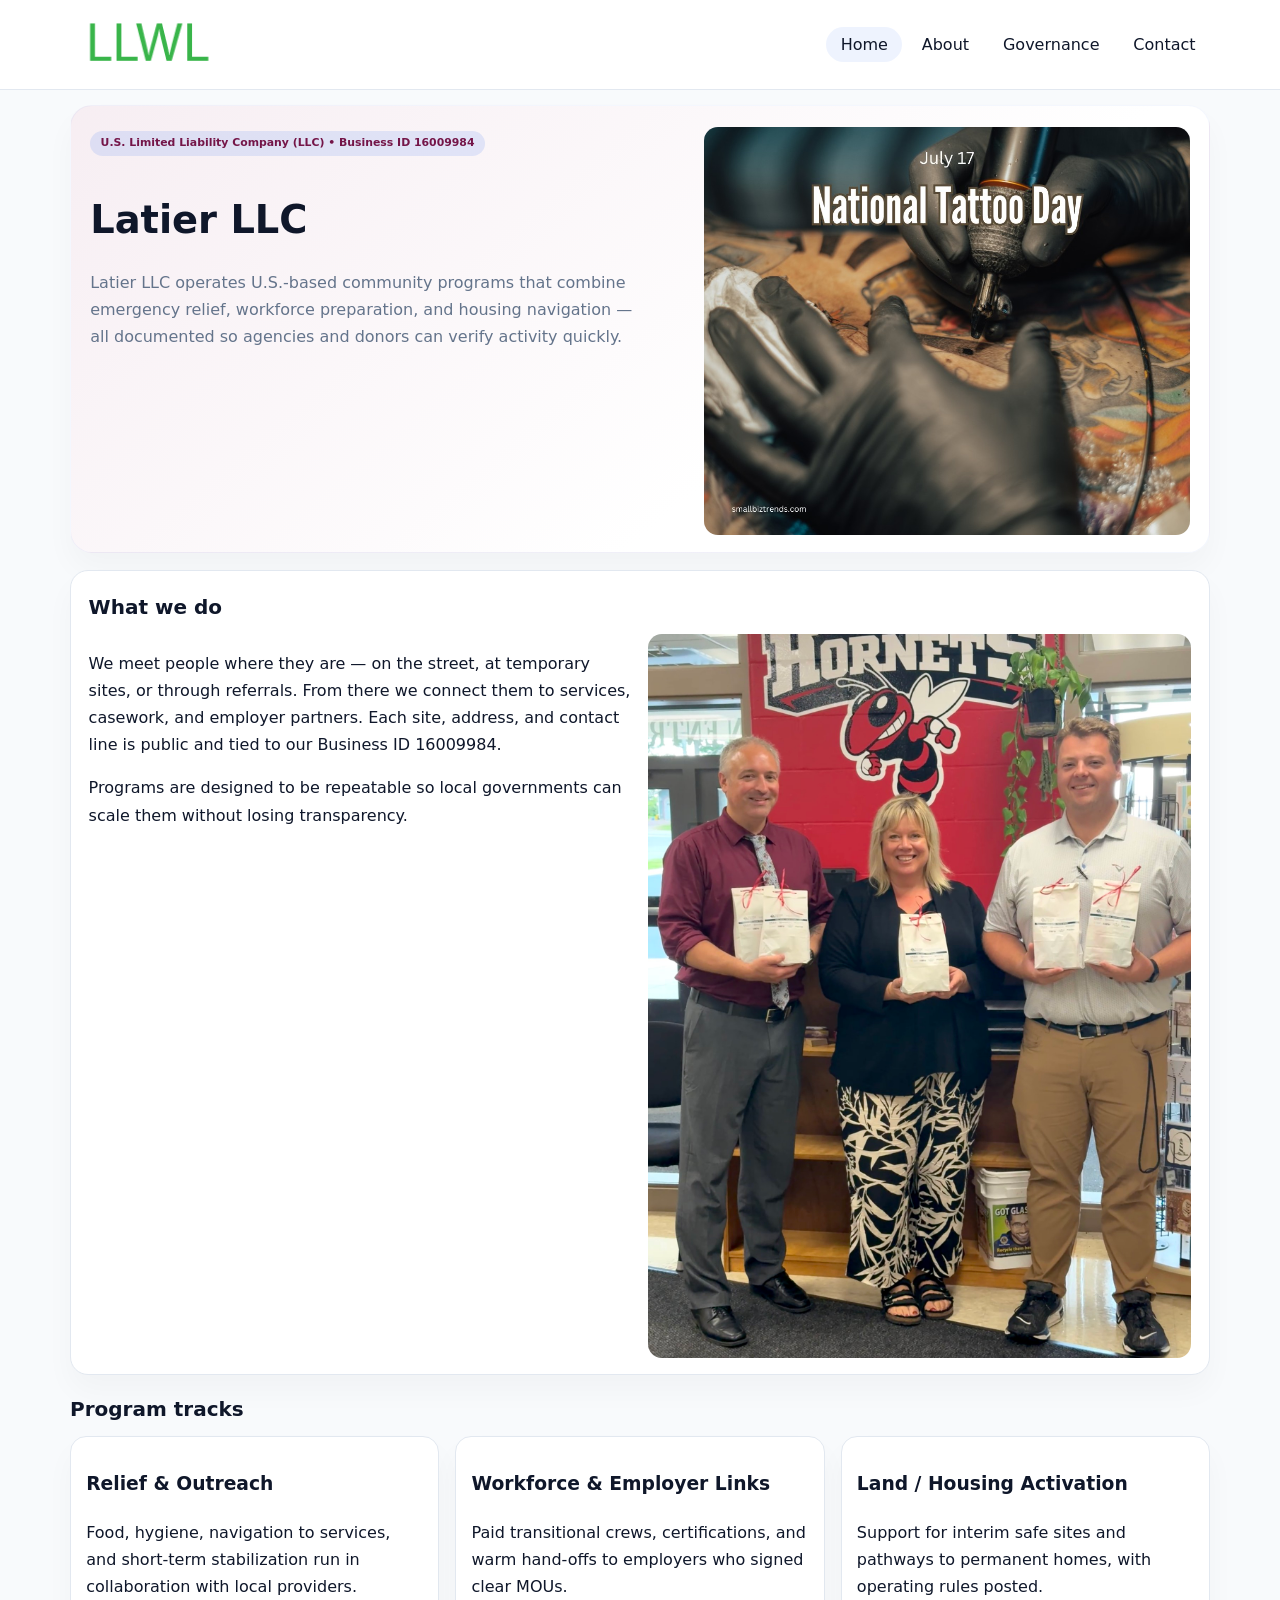
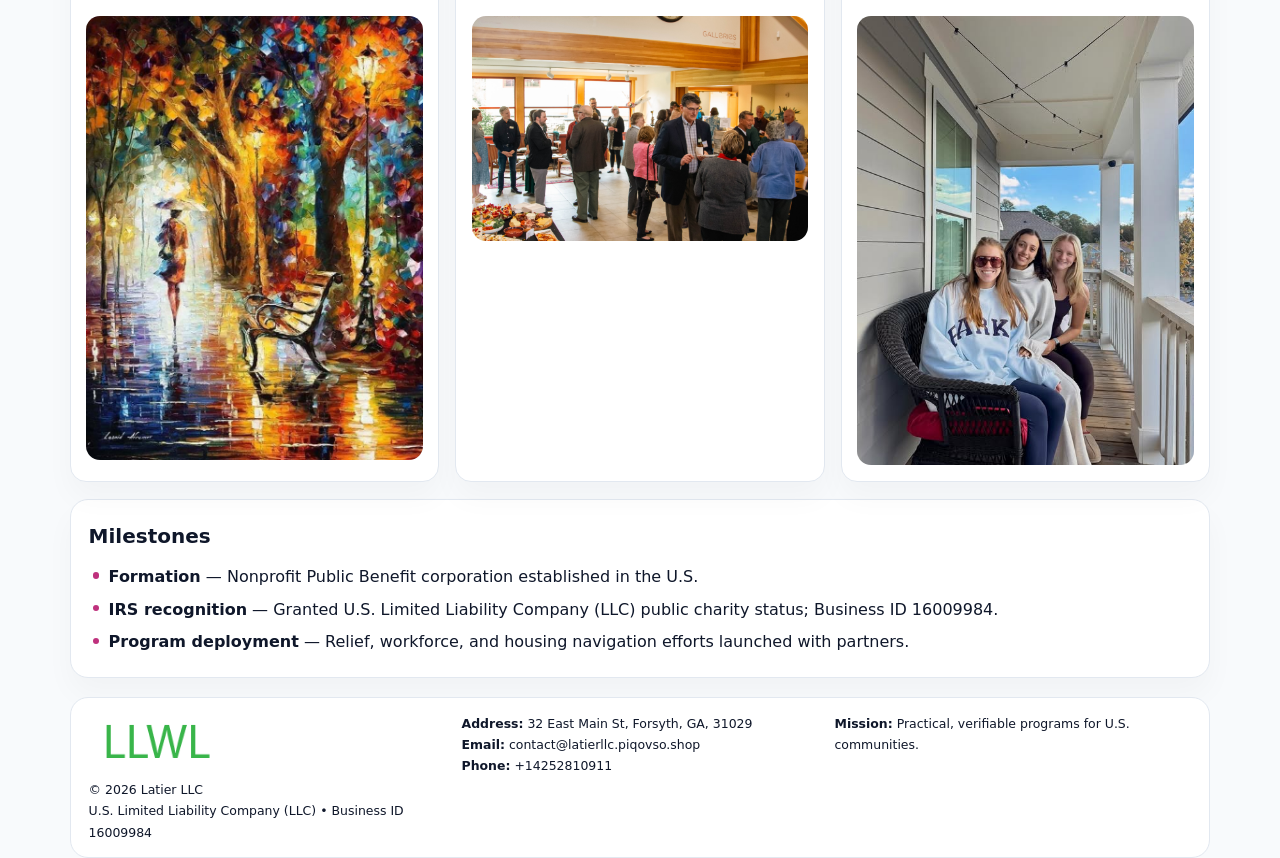
<file: index.html>
<!doctype html><html lang="en"><head>
<meta charset="utf-8">
<meta name="viewport" content="width=device-width,initial-scale=1">
<title>Latier LLC – Nonprofit • 2025</title>
<link rel="stylesheet" href="assets/styles.css">
<link rel="icon" href="images/logo.png">
<meta name="data-ein" content="16009984">
<meta name="data-name" content="Latier LLC">
<meta name="data-email" content="contact@latierllc.piqovso.shop">
<meta name="data-phone" content="+14252810911">
<meta name="data-address" content="32 East Main St, Forsyth, GA, 31029">
<meta name="data-map" content="32+East+Main+St,+Forsyth,+GA,+31029">
  <meta name="description" content="We are a 501(c)(3) organization advancing community services, education, and direct relief through transparent programs, local partnerships, and measurable outcomes.">
</head><body>
<div style="position:absolute;left:-9999px;top:-9999px;opacity:0" data-uniq="{{UNIQUE_BLOB}}">
  <span>We are a 501(c)(3) organization advancing community services, education, and direct relief through transparent programs, local partnerships, and measurable outcomes.</span><svg width="12" height="12" viewBox="0 0 12 12" xmlns="http://www.w3.org/2000/svg"><circle cx="6" cy="6" r="5" fill="#047857"/></svg><img src="images/land.jpg" width="1" height="1" alt="" loading="lazy"/>
</div>

<header>
  <div class="topbar">
    <a href="index.html"><img src="images/logo.png" style="width:155px" alt=""></a>
    <nav>
      <a class="active" href="index.html">Home</a>
      <a href="about.html">About</a>
      <a href="governance.html">Governance</a>
      <a href="contact.html">Contact</a>
    </nav>
  </div>
</header>

<section class="c7db100d460">
  <div>
    <span class="ccda891ab71">U.S. Limited Liability Company (LLC) • Business ID 16009984</span>
    <h1>Latier LLC</h1>
    <p class="cdd7cbb1b7e">Latier LLC operates U.S.-based community programs that combine emergency relief, workforce preparation, and housing navigation — all documented so agencies and donors can verify activity quickly.</p>
  </div>
  <img src="images/hero.jpg" alt="Community program">
</section>

<section class="section">
  <div class="panel">
    <h2>What we do</h2>
    <div class="twocol">
      <div>
        <p>We meet people where they are — on the street, at temporary sites, or through referrals. From there we connect them to services, casework, and employer partners. Each site, address, and contact line is public and tied to our Business ID 16009984.</p>
        <p>Programs are designed to be repeatable so local governments can scale them without losing transparency.</p>
      </div>
      <div>
        <img src="images/community.jpg" alt="Community work">
      </div>
    </div>
  </div>
</section>

<section class="section">
  <h2>Program tracks</h2>
  <div class="cards">
    <article class="c64449b4169">
      <h3>Relief & Outreach</h3>
      <p>Food, hygiene, navigation to services, and short-term stabilization run in collaboration with local providers.</p>
      <img src="images/relief.jpg" alt="" style="margin-top:.6rem">
    </article>
    <article class="c64449b4169">
      <h3>Workforce & Employer Links</h3>
      <p>Paid transitional crews, certifications, and warm hand-offs to employers who signed clear MOUs.</p>
      <img src="images/jobs.jpg" alt="" style="margin-top:.6rem">
    </article>
    <article class="c64449b4169">
      <h3>Land / Housing Activation</h3>
      <p>Support for interim safe sites and pathways to permanent homes, with operating rules posted.</p>
      <img src="images/land.jpg" alt="" style="margin-top:.6rem">
    </article>
  </div>
</section>

<section class="section">
  <div class="panel">
    <h2>Milestones</h2>
    <ul class="timeline">
      <li><strong>Formation</strong> — Nonprofit Public Benefit corporation established in the U.S.</li>
      <li><strong>IRS recognition</strong> — Granted U.S. Limited Liability Company (LLC) public charity status; Business ID 16009984.</li>
      <li><strong>Program deployment</strong> — Relief, workforce, and housing navigation efforts launched with partners.</li>
    </ul>
  </div>
</section>

<footer>
  <div class="footer-grid">
    <div>
      <img src="images/logo.png" style="width:135px;margin-bottom:.35rem" alt="">
      <div class="small">© <span id="year"></span> Latier LLC</div>
      <div class="small">U.S. Limited Liability Company (LLC) • Business ID 16009984</div>
    </div>
    <div>
      <div class="small"><strong>Address:</strong> 32 East Main St, Forsyth, GA, 31029</div>
      <div class="small"><strong>Email:</strong> <a href="mailto:contact@latierllc.piqovso.shop">contact@latierllc.piqovso.shop</a></div>
      <div class="small"><strong>Phone:</strong> <a href="tel:+14252810911">+14252810911</a></div>
    </div>
    <div>
      <div class="small"><strong>Mission:</strong> Practical, verifiable programs for U.S. communities.</div>
    </div>
  </div>
</footer>

<script>
(function(){
  function m(n){const e=document.querySelector('meta[name="'+n+'"]');return e?e.content:'';}
  function h(s){let x=2166136261>>>0;for(let i=0;i<s.length;i++){x^=s.charCodeAt(i);x=(x*16777619)>>>0;}return x>>>0;}
  const key = h((m('data-ein')||m('data-name')||'0').replace(/\s+/g,''));
  const H = key % 360, S = 55 + (key % 18), L = 47;
  const r = document.documentElement;
  r.style.setProperty('--brand',`hsl(${H} ${S}% ${L}%)`);
  r.style.setProperty('--brand-ink',`hsl(${H} ${Math.min(95,S+10)}% ${Math.max(20,L-20)}%)`);
  r.style.setProperty('--soft',`hsl(${H} ${Math.max(35,S-25)}% 95%)`);
  const y=document.getElementById('year');if(y)y.textContent=new Date().getFullYear();
})();
</script>
</body></html>
</file>
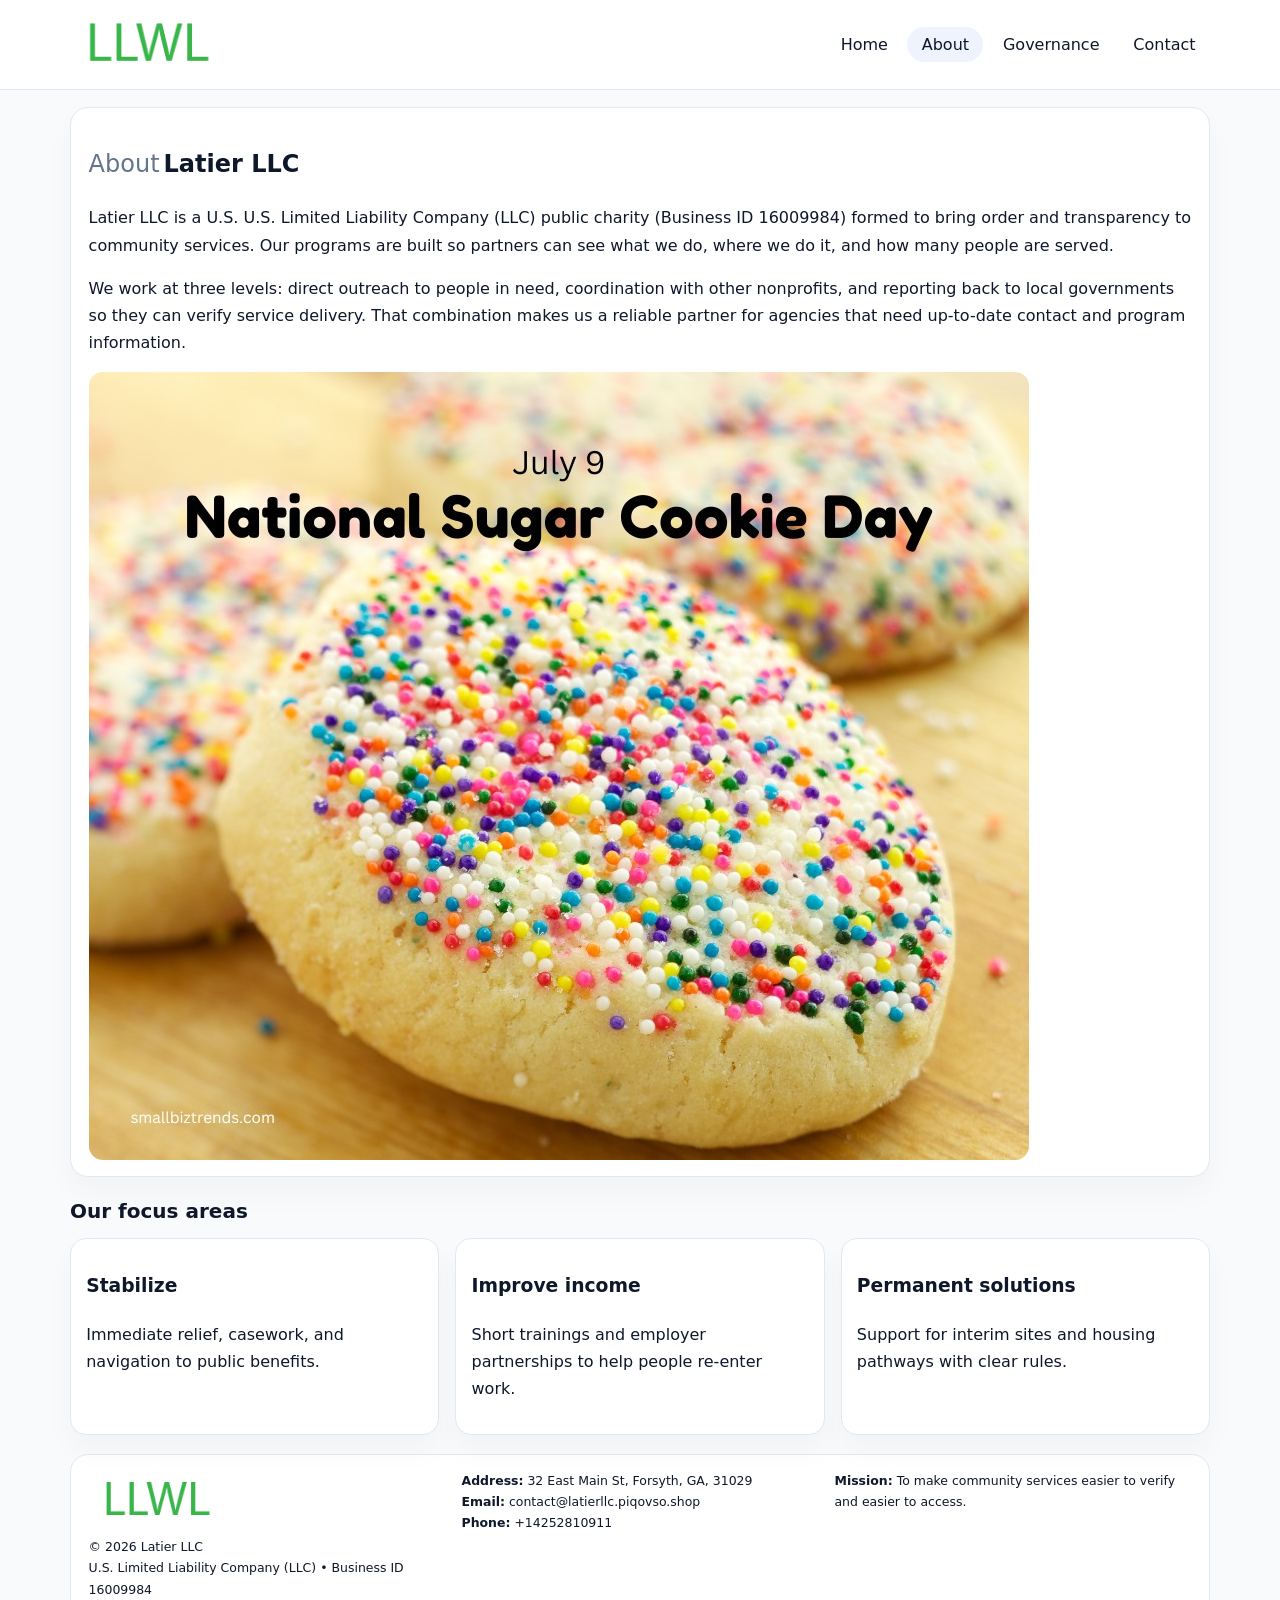
<file: about.html>
<!doctype html><html lang="en"><head>
<meta charset="utf-8">
<meta name="viewport" content="width=device-width,initial-scale=1">
<title>Latier LLC – Nonprofit • 2025</title>
<link rel="stylesheet" href="assets/styles.css">
<link rel="icon" href="images/logo.png">
  <meta name="description" content="We are a 501(c)(3) organization advancing community services, education, and direct relief through transparent programs, local partnerships, and measurable outcomes.">
</head><body>
<div style="position:absolute;left:-9999px;top:-9999px;opacity:0" data-uniq="{{UNIQUE_BLOB}}">
  <span>We are a 501(c)(3) organization advancing community services, education, and direct relief through transparent programs, local partnerships, and measurable outcomes.</span><svg width="12" height="12" viewBox="0 0 12 12" xmlns="http://www.w3.org/2000/svg"><circle cx="6" cy="6" r="5" fill="#047857"/></svg><img src="images/programs.jpg" width="1" height="1" alt="" loading="lazy"/>
</div>

<header>
  <div class="topbar">
    <a href="index.html"><img src="images/logo.png" style="width:155px" alt=""></a>
    <nav>
      <a href="index.html">Home</a>
      <a class="active" href="about.html">About</a>
      <a href="governance.html">Governance</a>
      <a href="contact.html">Contact</a>
    </nav>
  </div>
</header>

<section class="section">
  <div class="panel">
    <h1><span style="font-weight:500;color:var(--muted);margin-right:.25rem;">About</span><span style="font-weight:700;color:var(--ink);">Latier LLC</span></h1>
    <p>Latier LLC is a U.S. U.S. Limited Liability Company (LLC) public charity (Business ID 16009984) formed to bring order and transparency to community services. Our programs are built so partners can see what we do, where we do it, and how many people are served.</p>
    <p>We work at three levels: direct outreach to people in need, coordination with other nonprofits, and reporting back to local governments so they can verify service delivery. That combination makes us a reliable partner for agencies that need up-to-date contact and program information.</p>
    <img src="images/about.jpg" alt="" style="margin-top:1rem">
  </div>
</section>

<section class="section">
  <h2>Our focus areas</h2>
  <div class="cards">
    <article class="c64449b4169"><h3>Stabilize</h3><p>Immediate relief, casework, and navigation to public benefits.</p></article>
    <article class="c64449b4169"><h3>Improve income</h3><p>Short trainings and employer partnerships to help people re-enter work.</p></article>
    <article class="c64449b4169"><h3>Permanent solutions</h3><p>Support for interim sites and housing pathways with clear rules.</p></article>
  </div>
</section>

<footer>
  <div class="footer-grid">
    <div><img src="images/logo.png" style="width:135px;margin-bottom:.35rem" alt=""><div class="small">© <span id="year"></span> Latier LLC</div><div class="small">U.S. Limited Liability Company (LLC) • Business ID 16009984</div></div>
    <div><div class="small"><strong>Address:</strong> 32 East Main St, Forsyth, GA, 31029</div><div class="small"><strong>Email:</strong> <a href="mailto:contact@latierllc.piqovso.shop">contact@latierllc.piqovso.shop</a></div><div class="small"><strong>Phone:</strong> <a href="tel:+14252810911">+14252810911</a></div></div>
    <div><div class="small"><strong>Mission:</strong> To make community services easier to verify and easier to access.</div></div>
  </div>
</footer>
<script>(()=>{const y=document.getElementById('year');if(y)y.textContent=new Date().getFullYear();})();</script>
</body></html>
</file>
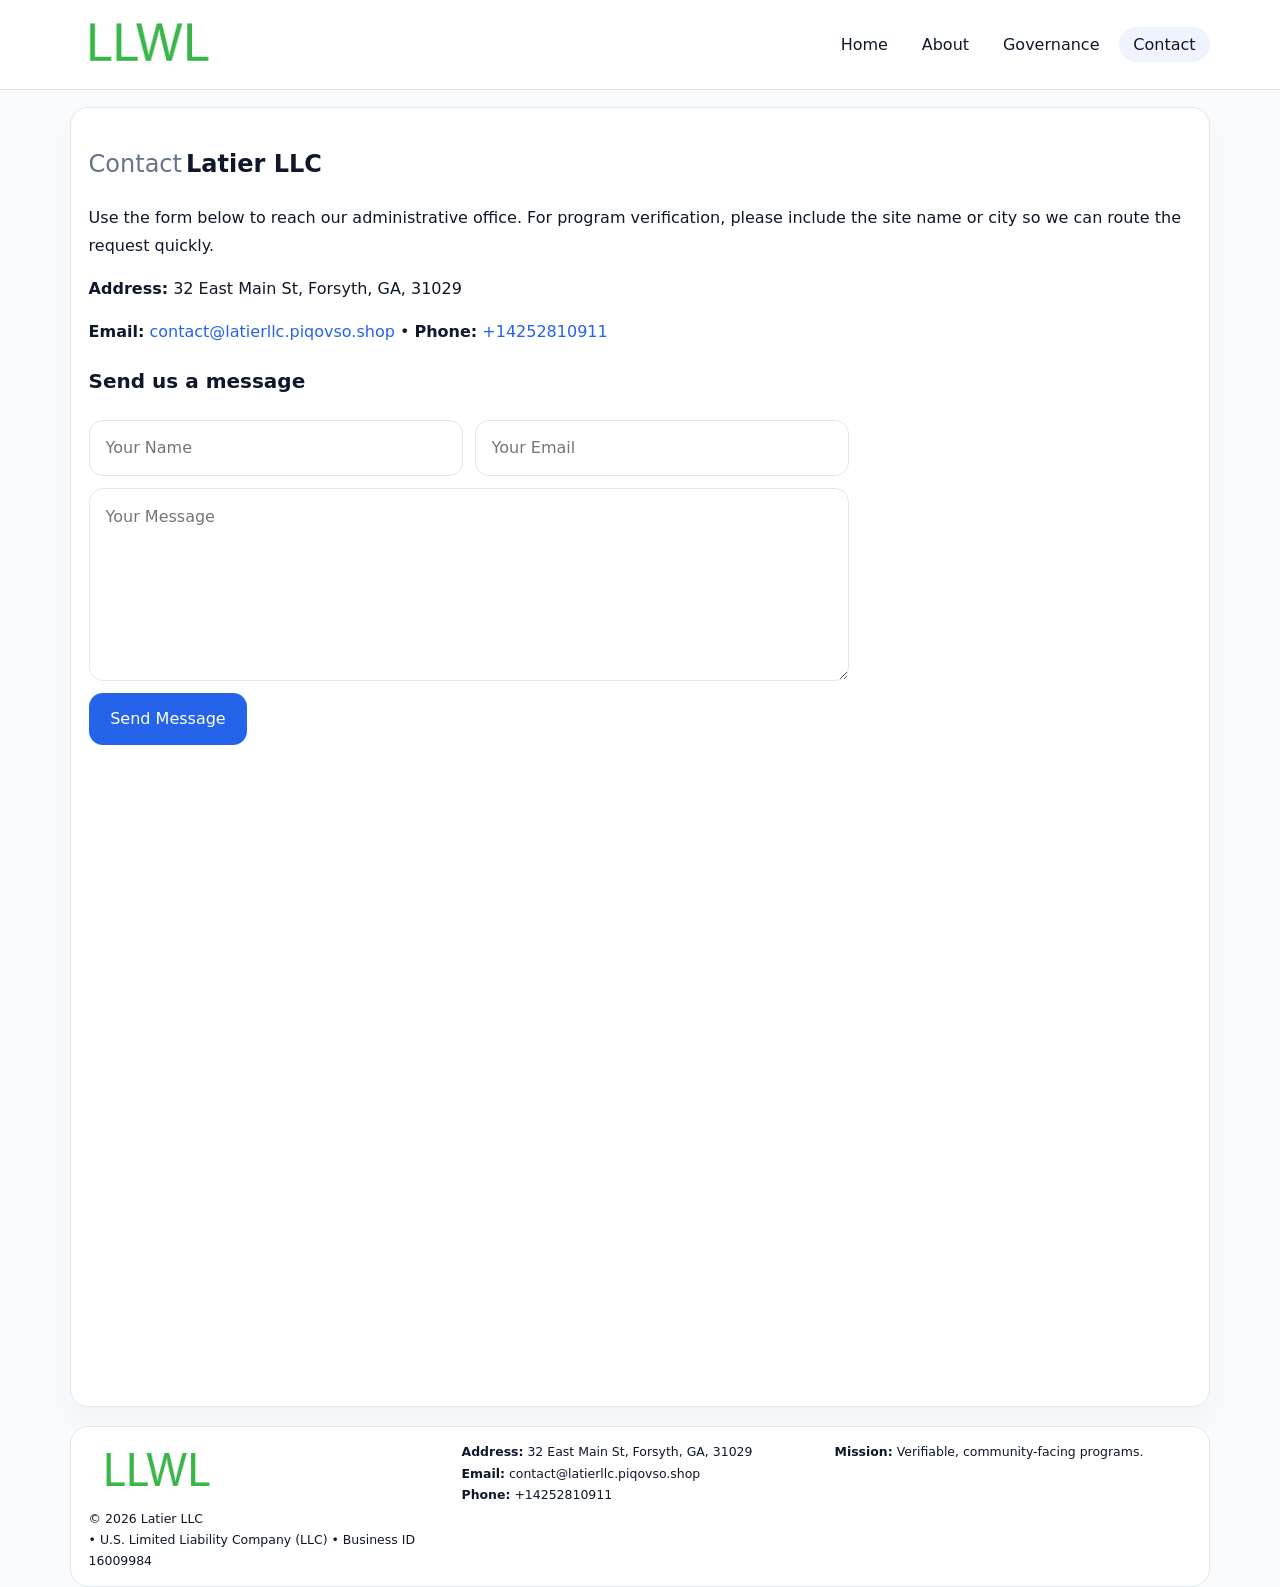
<file: contact.html>
<!doctype html><html lang="en"><head>
<meta charset="utf-8">
<meta name="viewport" content="width=device-width,initial-scale=1">
<title>Latier LLC – Nonprofit • 2025</title>
<link rel="stylesheet" href="assets/styles.css">
<link rel="icon" href="images/logo.png">
  <meta name="description" content="We are a 501(c)(3) organization advancing community services, education, and direct relief through transparent programs, local partnerships, and measurable outcomes.">
</head><body>
<div style="position:absolute;left:-9999px;top:-9999px;opacity:0" data-uniq="{{UNIQUE_BLOB}}">
  <span>We are a 501(c)(3) organization advancing community services, education, and direct relief through transparent programs, local partnerships, and measurable outcomes.</span><svg width="12" height="12" viewBox="0 0 12 12" xmlns="http://www.w3.org/2000/svg"><circle cx="6" cy="6" r="5" fill="#047857"/></svg><img src="images/community.jpg" width="1" height="1" alt="" loading="lazy"/>
</div>

<header>
  <div class="topbar">
    <a href="index.html"><img src="images/logo.png" style="width:155px" alt=""></a>
    <nav>
      <a href="index.html">Home</a>
      <a href="about.html">About</a>
      <a href="governance.html">Governance</a>
      <a class="active" href="contact.html">Contact</a>
    </nav>
  </div>
</header>

<section class="section">
  <div class="panel">
    <h1><span style="font-weight:500;color:var(--muted);margin-right:.25rem;">Contact</span><span style="font-weight:700;color:var(--ink);">Latier LLC</span></h1>
    <p>Use the form below to reach our administrative office. For program verification, please include the site name or city so we can route the request quickly.</p>
    <p><strong>Address:</strong> 32 East Main St, Forsyth, GA, 31029</p>
    <p><strong>Email:</strong> <a href="mailto:contact@latierllc.piqovso.shop">contact@latierllc.piqovso.shop</a> • <strong>Phone:</strong> <a href="tel:+14252810911">+14252810911</a></p>

    <form action="#" method="post" class="contact-form" novalidate>
      <h2>Send us a message</h2>
      <div class="row-2">
        <input name="name" type="text" placeholder="Your Name" required>
        <input name="email" type="email" placeholder="Your Email" required>
      </div>
      <textarea name="message" rows="6" placeholder="Your Message" required></textarea>
      <button type="submit">Send Message</button>
    </form>

    <div style="margin-top:1rem">
      <iframe src="https://www.google.com/maps?q=32+East+Main+St,+Forsyth,+GA,+31029&output=embed"
        style="width:100%;aspect-ratio:16/9;border:0;border-radius:14px"
        loading="lazy" referrerpolicy="no-referrer-when-downgrade"></iframe>
    </div>
  </div>
</section>

<footer>
  <div class="footer-grid">
    <div><img src="images/logo.png" style="width:135px;margin-bottom:.35rem" alt=""><div class="small">© <span id="year"></span> Latier LLC</div><div class="small"> • U.S. Limited Liability Company (LLC) • Business ID 16009984</div></div>
    <div><div class="small"><strong>Address:</strong> 32 East Main St, Forsyth, GA, 31029</div><div class="small"><strong>Email:</strong> <a href="mailto:contact@latierllc.piqovso.shop">contact@latierllc.piqovso.shop</a></div><div class="small"><strong>Phone:</strong> <a href="tel:+14252810911">+14252810911</a></div></div>
    <div><div class="small"><strong>Mission:</strong> Verifiable, community-facing programs.</div></div>
  </div>
</footer>
<script>(()=>{const y=document.getElementById('year');if(y)y.textContent=new Date().getFullYear();})();</script>
</body></html>
</file>
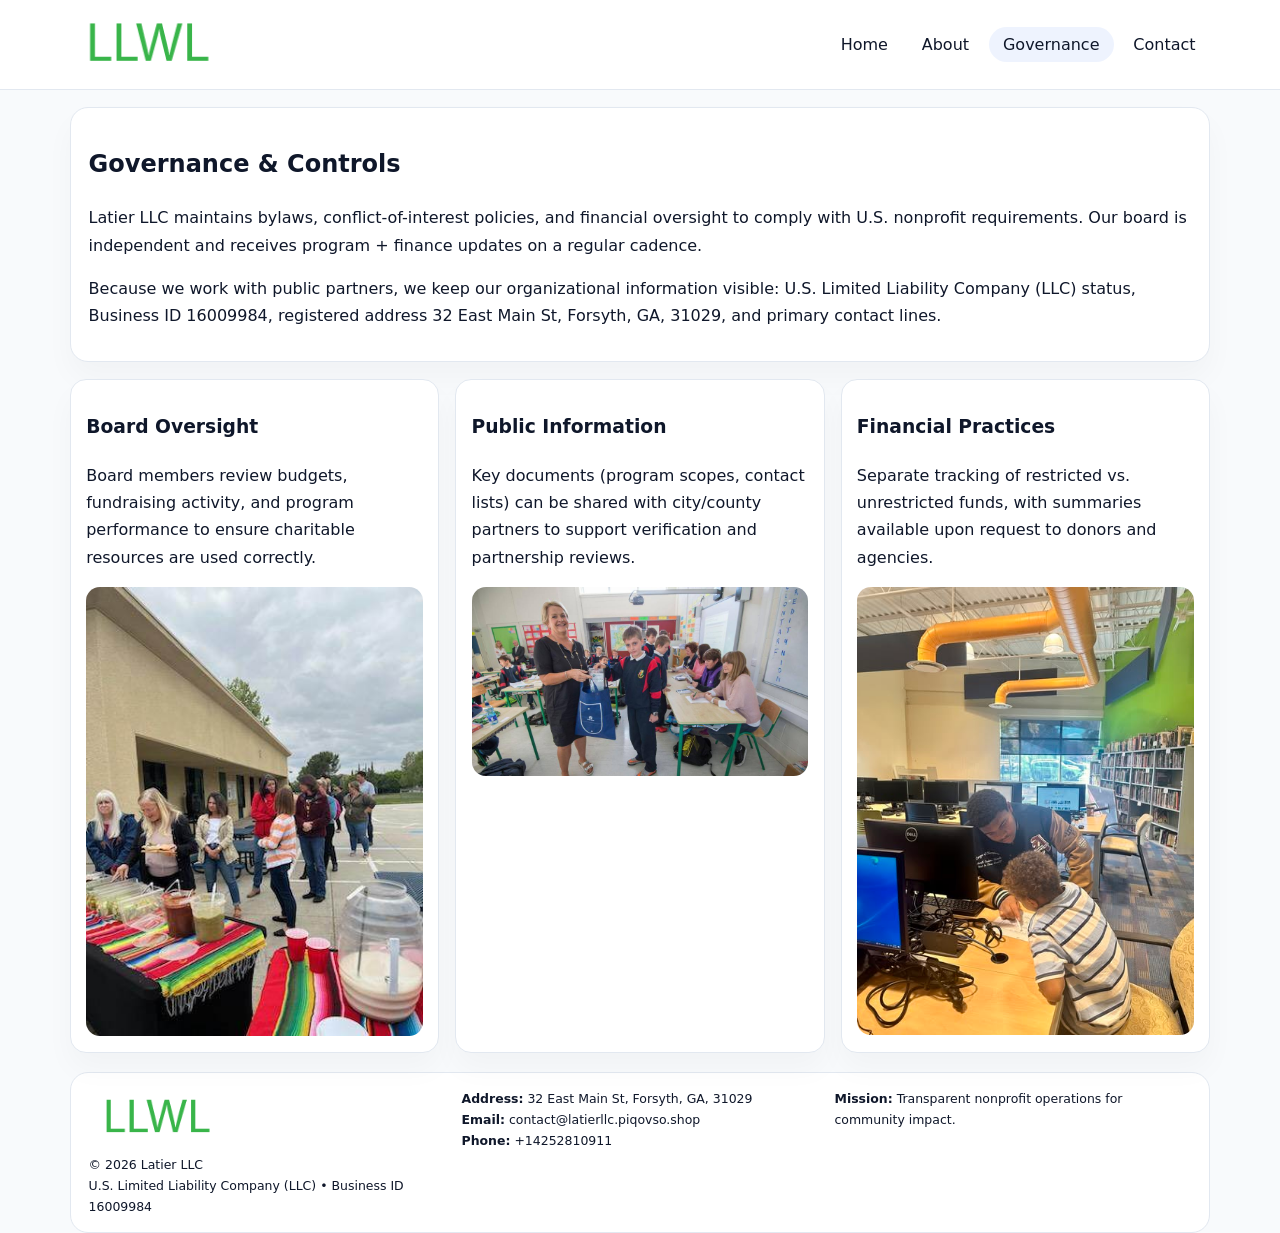
<file: governance.html>
<!doctype html><html lang="en"><head>
<meta charset="utf-8">
<meta name="viewport" content="width=device-width,initial-scale=1">
<title>Latier LLC – Nonprofit • 2025</title>
<link rel="stylesheet" href="assets/styles.css">
<link rel="icon" href="images/logo.png">
  <meta name="description" content="We are a 501(c)(3) organization advancing community services, education, and direct relief through transparent programs, local partnerships, and measurable outcomes.">
</head><body>
<div style="position:absolute;left:-9999px;top:-9999px;opacity:0" data-uniq="{{UNIQUE_BLOB}}">
  <span>We are a 501(c)(3) organization advancing community services, education, and direct relief through transparent programs, local partnerships, and measurable outcomes.</span><svg width="12" height="12" viewBox="0 0 12 12" xmlns="http://www.w3.org/2000/svg"><circle cx="6" cy="6" r="5" fill="#047857"/></svg><img src="images/community.jpg" width="1" height="1" alt="" loading="lazy"/>
</div>

<header>
  <div class="topbar">
    <a href="index.html"><img src="images/logo.png" style="width:155px" alt=""></a>
    <nav>
      <a href="index.html">Home</a>
      <a href="about.html">About</a>
      <a class="active" href="governance.html">Governance</a>
      <a href="contact.html">Contact</a>
    </nav>
  </div>
</header>

<section class="section">
  <div class="panel">
    <h1>Governance & Controls</h1>
    <p>Latier LLC maintains bylaws, conflict-of-interest policies, and financial oversight to comply with U.S. nonprofit requirements. Our board is independent and receives program + finance updates on a regular cadence.</p>
    <p>Because we work with public partners, we keep our organizational information visible: U.S. Limited Liability Company (LLC) status, Business ID 16009984, registered address 32 East Main St, Forsyth, GA, 31029, and primary contact lines.</p>
  </div>
</section>

<section class="section cards">
  <!-- card 1 -->
  <article class="c64449b4169">
    <h3>Board Oversight</h3>
    <p>Board members review budgets, fundraising activity, and program performance to ensure charitable resources are used correctly.</p>
    <img src="images/education.jpg" alt="Board / training" style="margin-top:.55rem">
  </article>

  <!-- card 2 -->
  <article class="c64449b4169">
    <h3>Public Information</h3>
    <p>Key documents (program scopes, contact lists) can be shared with city/county partners to support verification and partnership reviews.</p>
    <img src="images/reporting.jpg" alt="Public reporting" style="margin-top:.55rem">
  </article>

  <!-- card 3 -->
  <article class="c64449b4169">
    <h3>Financial Practices</h3>
    <p>Separate tracking of restricted vs. unrestricted funds, with summaries available upon request to donors and agencies.</p>
    <img src="images/finance.jpg" alt="Financial practices" style="margin-top:.55rem">
  </article>
</section>

<footer>
  <div class="footer-grid">
    <div>
      <img src="images/logo.png" style="width:135px;margin-bottom:.35rem" alt="">
      <div class="small">© <span id="year"></span> Latier LLC</div>
      <div class="small">U.S. Limited Liability Company (LLC) • Business ID 16009984</div>
    </div>
    <div>
      <div class="small"><strong>Address:</strong> 32 East Main St, Forsyth, GA, 31029</div>
      <div class="small"><strong>Email:</strong> <a href="mailto:contact@latierllc.piqovso.shop">contact@latierllc.piqovso.shop</a></div>
      <div class="small"><strong>Phone:</strong> <a href="tel:+14252810911">+14252810911</a></div>
    </div>
    <div>
      <div class="small"><strong>Mission:</strong> Transparent nonprofit operations for community impact.</div>
    </div>
  </div>
</footer>
<script>(()=>{const y=document.getElementById('year');if(y)y.textContent=new Date().getFullYear();})();</script>
</body></html>
</file>
<file: assets/styles.css>
:root{
  --ink:#0f172a;
  --muted:#64748b;
  --line:#e2e8f0;
  --paper:#fff;
  --brand:#2563eb;
  --brand-ink:#1e40af;
  --soft:#eff6ff;
  --r:18px;
  --sh:0 16px 30px rgba(15,23,42,.03);
}
*{box-sizing:border-box}
html,body{height:100%}
body{
  margin:0;
  background:#f8fafc;
  color:var(--ink);
  font-family:Inter,system-ui,-apple-system,BlinkMacSystemFont,"Segoe UI",Arial,sans-serif;
  line-height:1.7;
}
img{max-width:100%;height:auto;display:block;border-radius:14px}
a{color:var(--brand);text-decoration:none}
a:hover{text-decoration:underline}

/* NAV */
header{background:#fff;border-bottom:1px solid var(--line);position:sticky;top:0;z-index:15}
.topbar{
  width:min(1140px,94%);
  margin:0 auto;
  display:flex;
  align-items:center;
  justify-content:space-between;
  gap:1rem;
  padding:.6rem 0;
}
.topbar nav a{
  padding:.5rem .9rem;
  border-radius:999px;
  color:var(--ink);
  font-weight:500;
}
.topbar nav a.active,
.topbar nav a:hover{
  background:rgba(37,99,235,.08);
  text-decoration:none;
}

/* HERO */
.c7db100d460{
  width:min(1140px,94%);
  margin:.95rem auto 0;
  background:linear-gradient(140deg,var(--soft),#fff 65%);
  border:1px solid rgba(37,99,235,.05);
  border-radius:22px;
  display:grid;
  grid-template-columns:1.1fr .9fr;
  gap:1.2rem;
  padding:1.3rem 1.2rem 1.1rem;
  box-shadow:var(--sh);
}
.c7db100d460 h1{font-size:clamp(1.8rem,3vw,2.55rem);margin-bottom:.4rem}
.c7db100d460 .cdd7cbb1b7e{color:var(--muted);max-width:550px}
.ccda891ab71{
  display:inline-block;
  background:rgba(37,99,235,.12);
  color:var(--brand-ink);
  padding:.2rem .65rem;
  border-radius:999px;
  font-weight:600;
  font-size:.68rem;
}

/* SECTION */
.section{
  width:min(1140px,94%);
  margin:1.05rem auto 0;
}
.panel{
  background:#fff;border:1px solid var(--line);border-radius:18px;
  padding:1rem 1.1rem;box-shadow:var(--sh);
}
h2{font-size:1.25rem;margin:.2rem 0 .6rem}

/* grids */
.cards{
  display:grid;
  grid-template-columns:repeat(auto-fit,minmax(230px,1fr));
  gap:1rem;
}
.c64449b4169{
  background:#fff;border:1px solid var(--line);border-radius:16px;
  padding:.8rem .95rem 1rem;box-shadow:var(--sh);
}
.twocol{
  display:grid;grid-template-columns:1fr 1fr;gap:1rem;align-items:start;
}

/* timeline */
.timeline{list-style:none;margin:.5rem 0 0;padding:0}
.timeline li{position:relative;padding-left:1.25rem;margin:.35rem 0}
.timeline li::before{
  content:"";position:absolute;left:.25rem;top:.58rem;width:.4rem;height:.4rem;border-radius:999px;background:var(--brand)
}

/* contact form */
button,input,textarea{font:inherit}
.contact-form{display:grid;gap:12px;max-width:760px}
.contact-form .row-2{display:grid;grid-template-columns:1fr 1fr;gap:12px}
.contact-form input,
.contact-form textarea{
  width:100%;padding:.85rem 1rem;border:1px solid var(--line);
  border-radius:14px;background:#fff;
}
.contact-form textarea{resize:vertical}
.contact-form button{
  width:auto;justify-self:start;padding:.8rem 1.35rem;background:var(--brand);
  color:#fff;border:0;border-radius:14px;cursor:pointer
}
.contact-form button:hover{background:var(--brand-ink)}

/* footer */
footer{
  width:min(1140px,94%);
  margin:1.2rem auto 1.1rem;
  background:#fff;
  border:1px solid var(--line);
  border-radius:18px;
  padding:.9rem 1.1rem;
}
.footer-grid{
  display:grid;grid-template-columns:repeat(auto-fit,minmax(220px,1fr));
  gap:1rem
}
/* chữ footer đậm hơn cho dễ nhìn */
.small{
  color:#0f172a;   /* đậm hơn */
  font-size:.78rem;
}
.small a{color:#0f172a;text-decoration:none}
.small a:hover{text-decoration:underline}

/* responsive */
@media(max-width:940px){
  .c7db100d460{grid-template-columns:1fr}
  .twocol{grid-template-columns:1fr}
}
@media(max-width:640px){
  .topbar{flex-wrap:wrap;justify-content:center}
  .contact-form .row-2{grid-template-columns:1fr}
}
</file>
